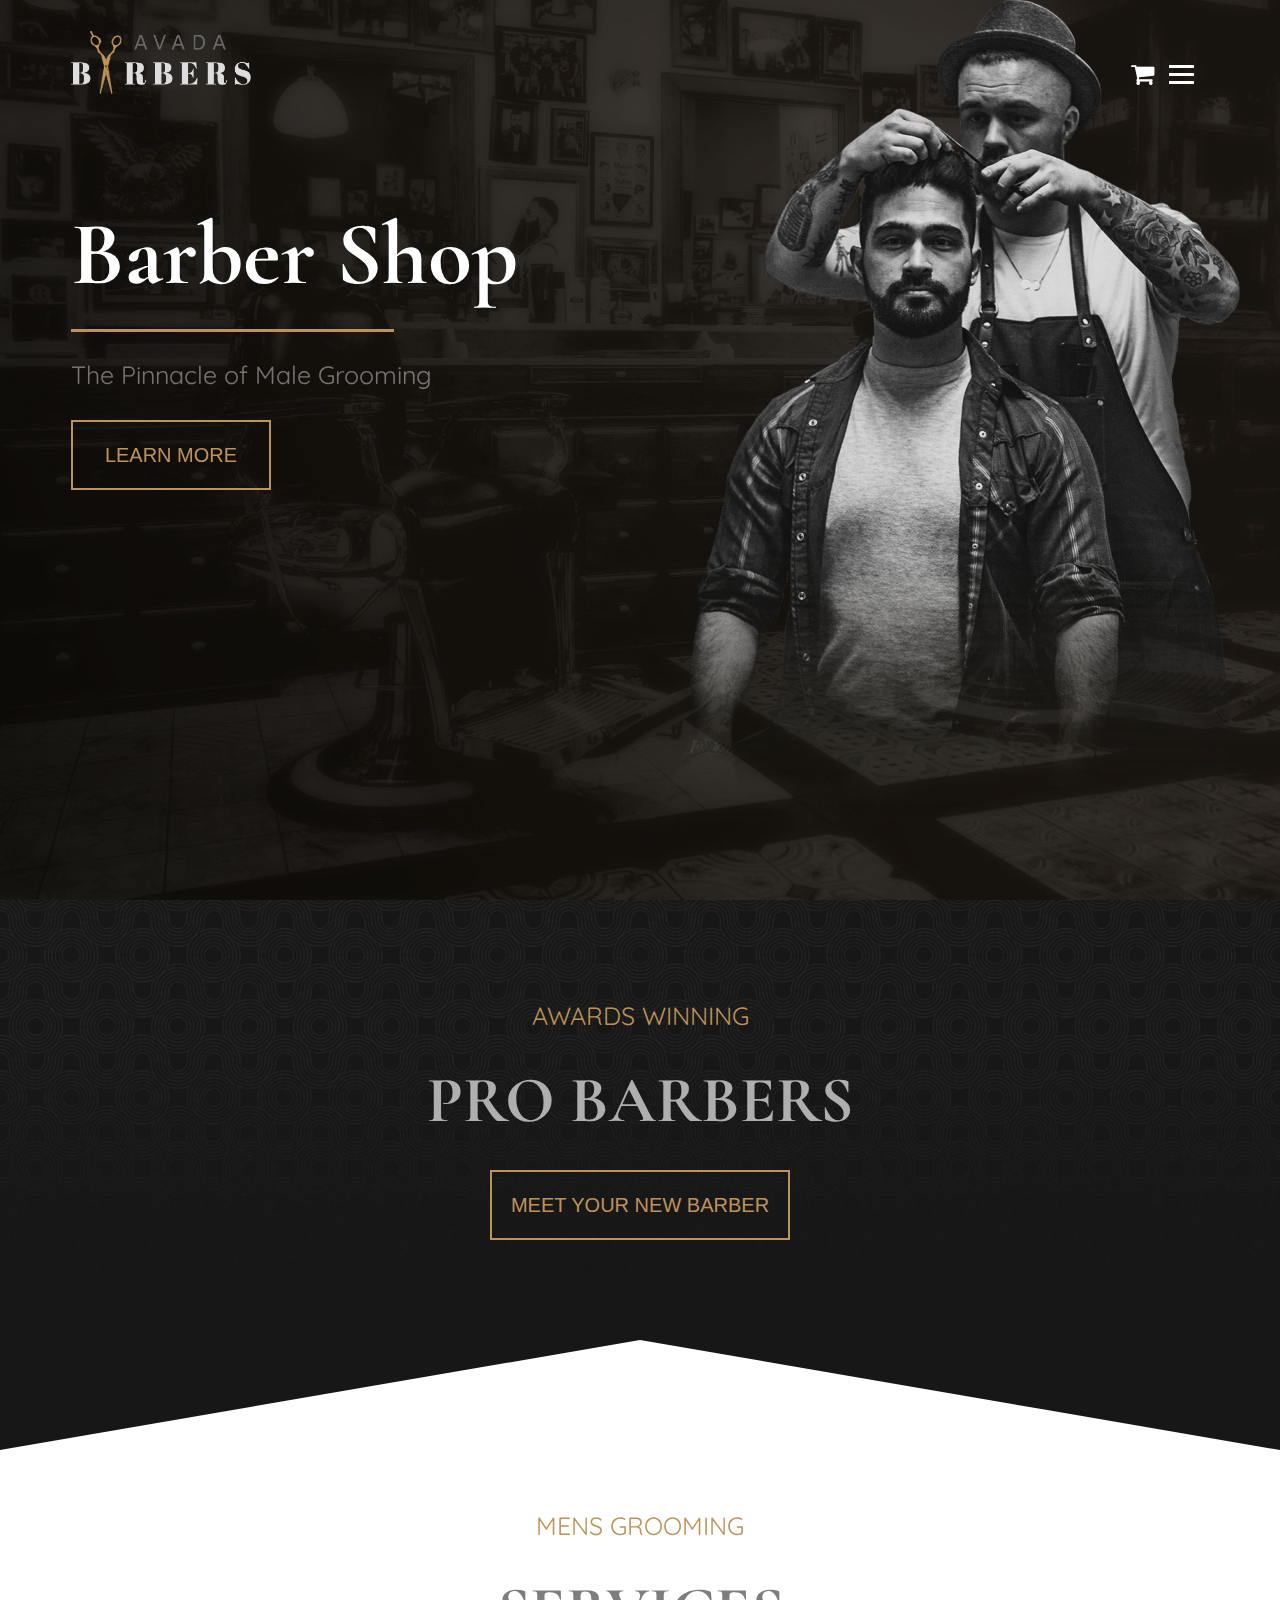
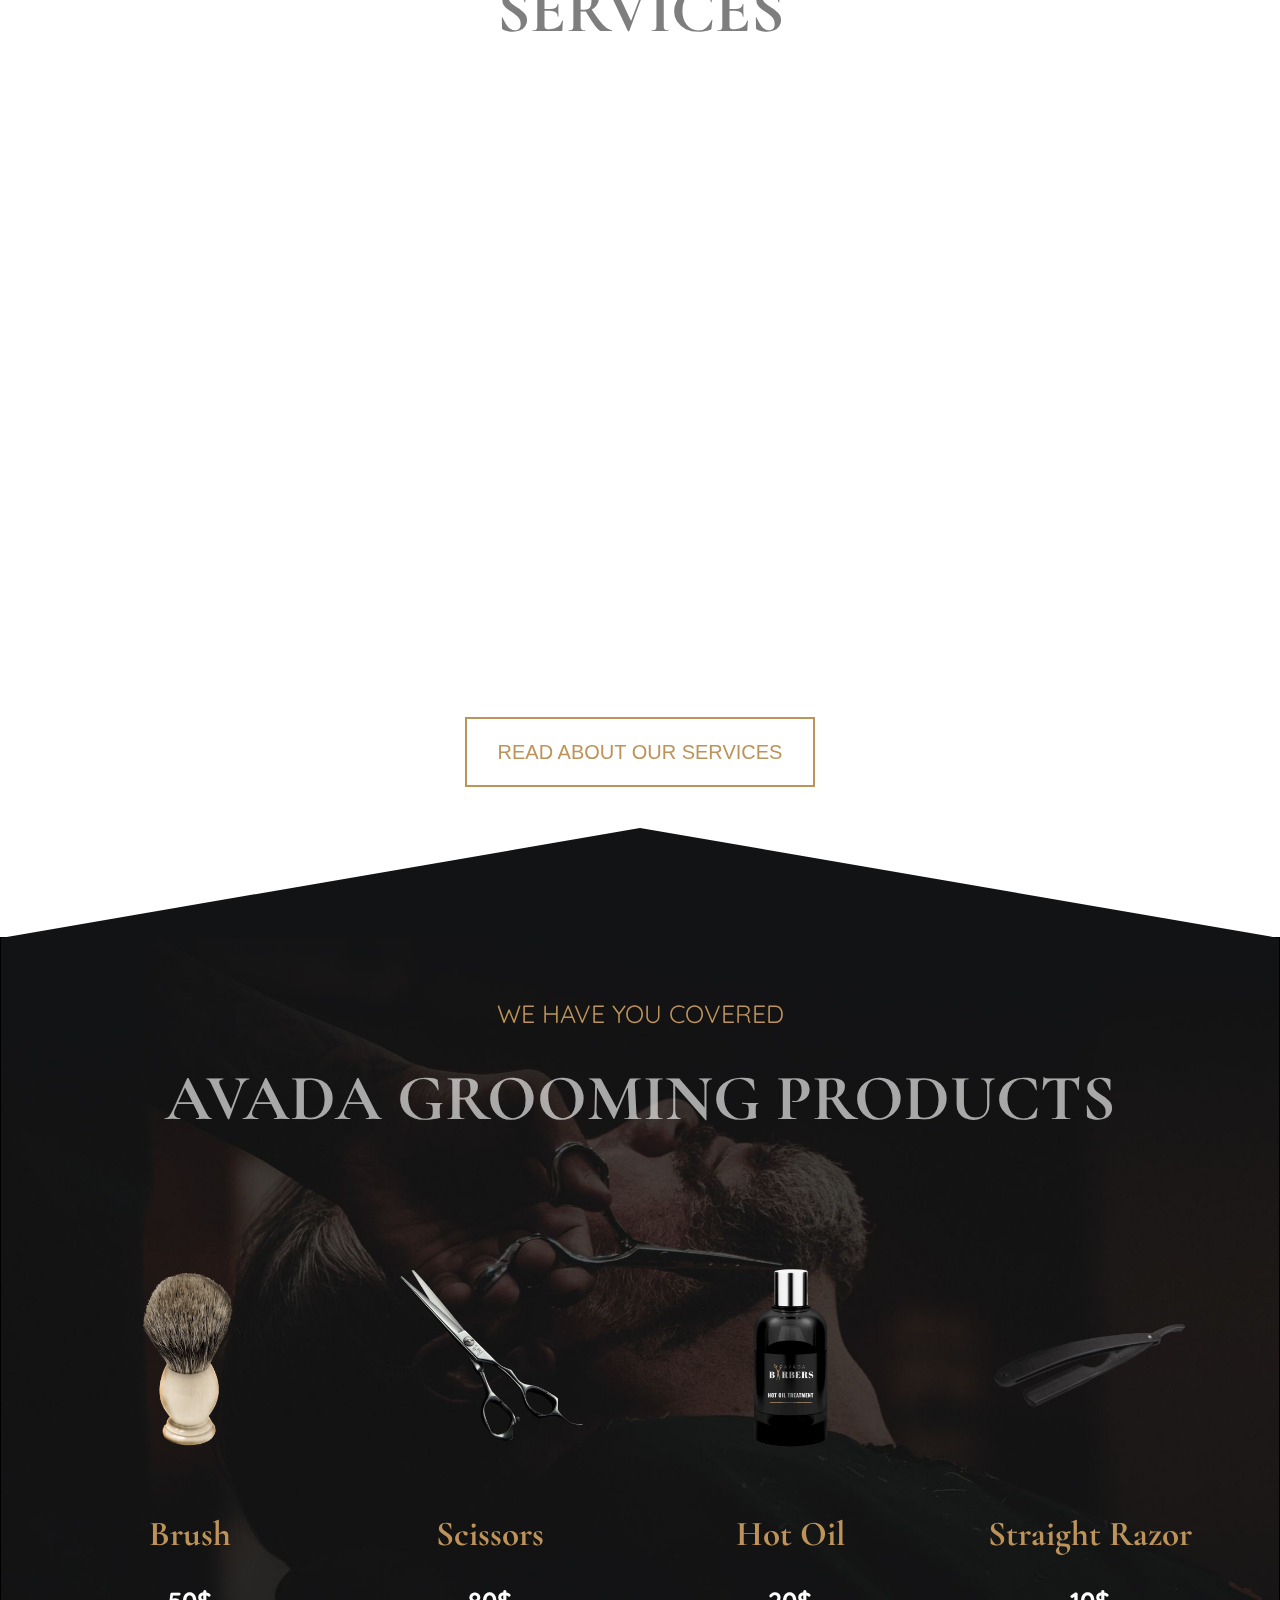
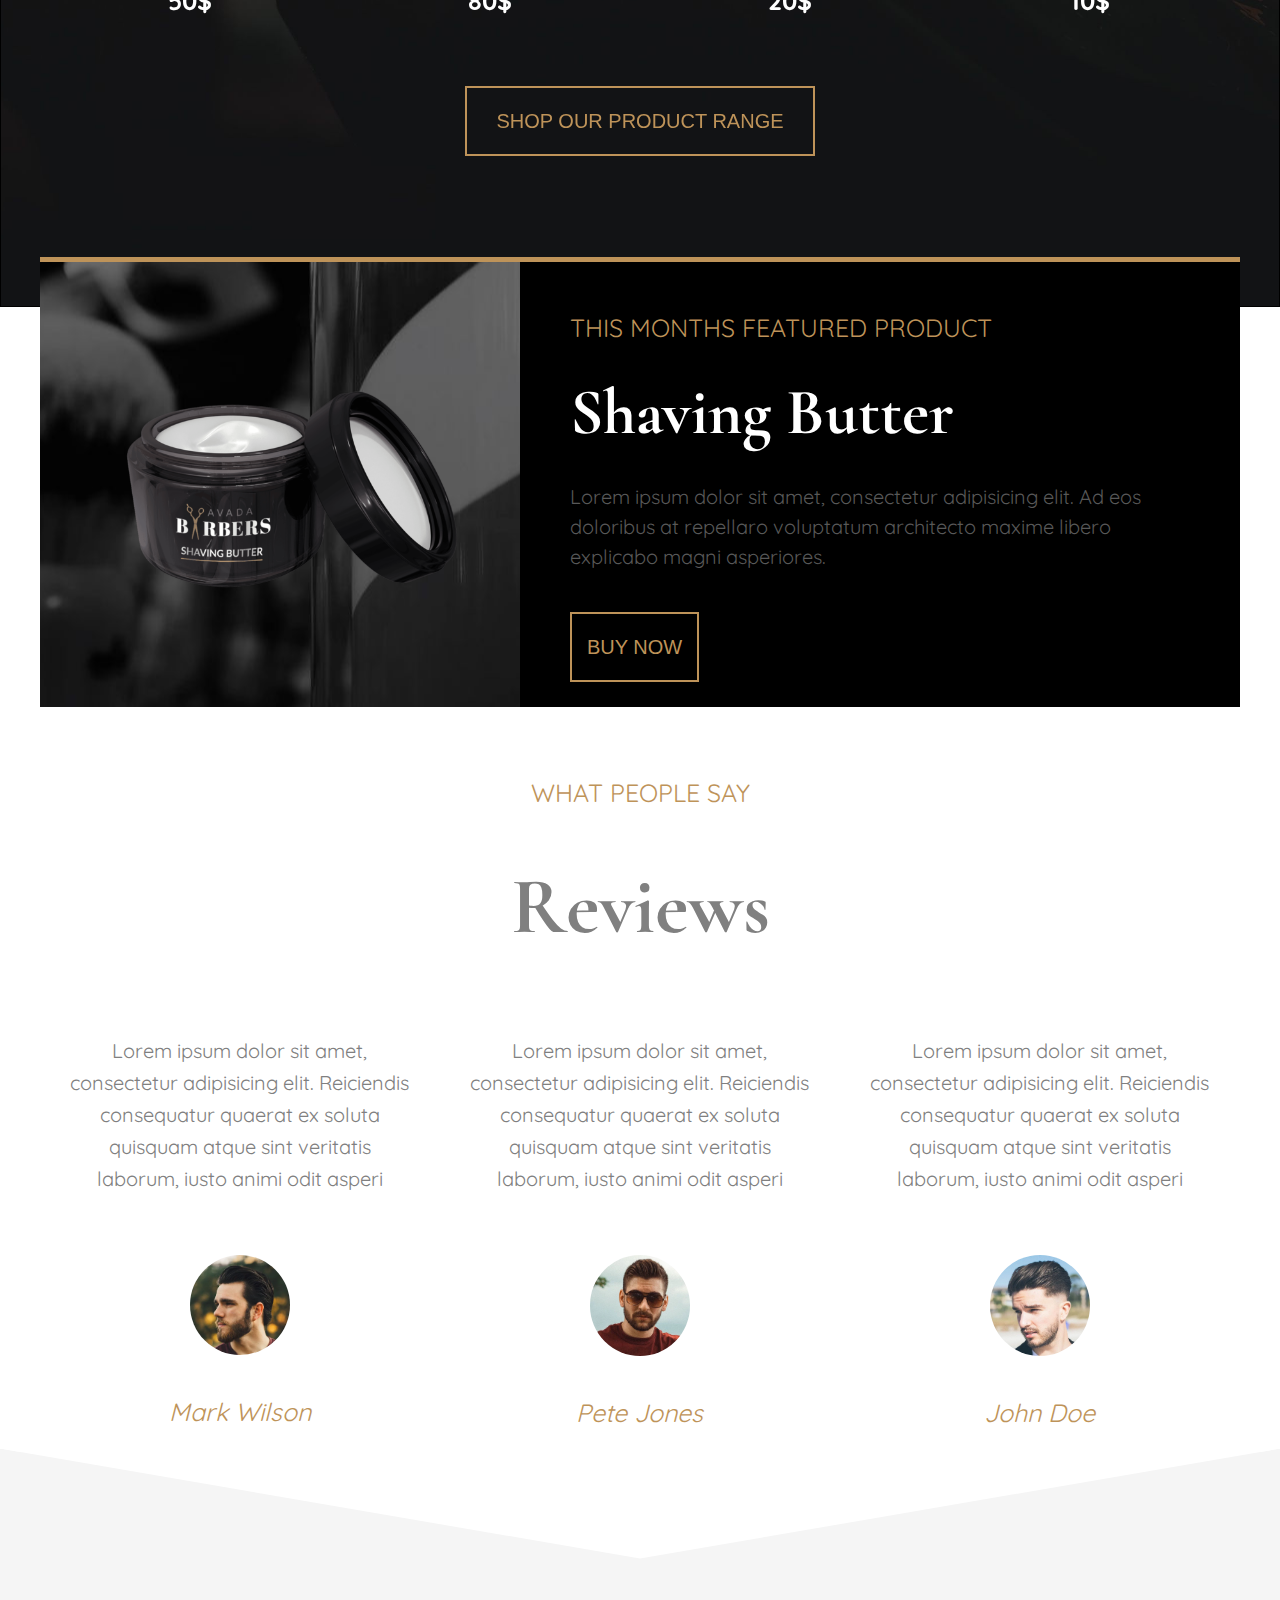
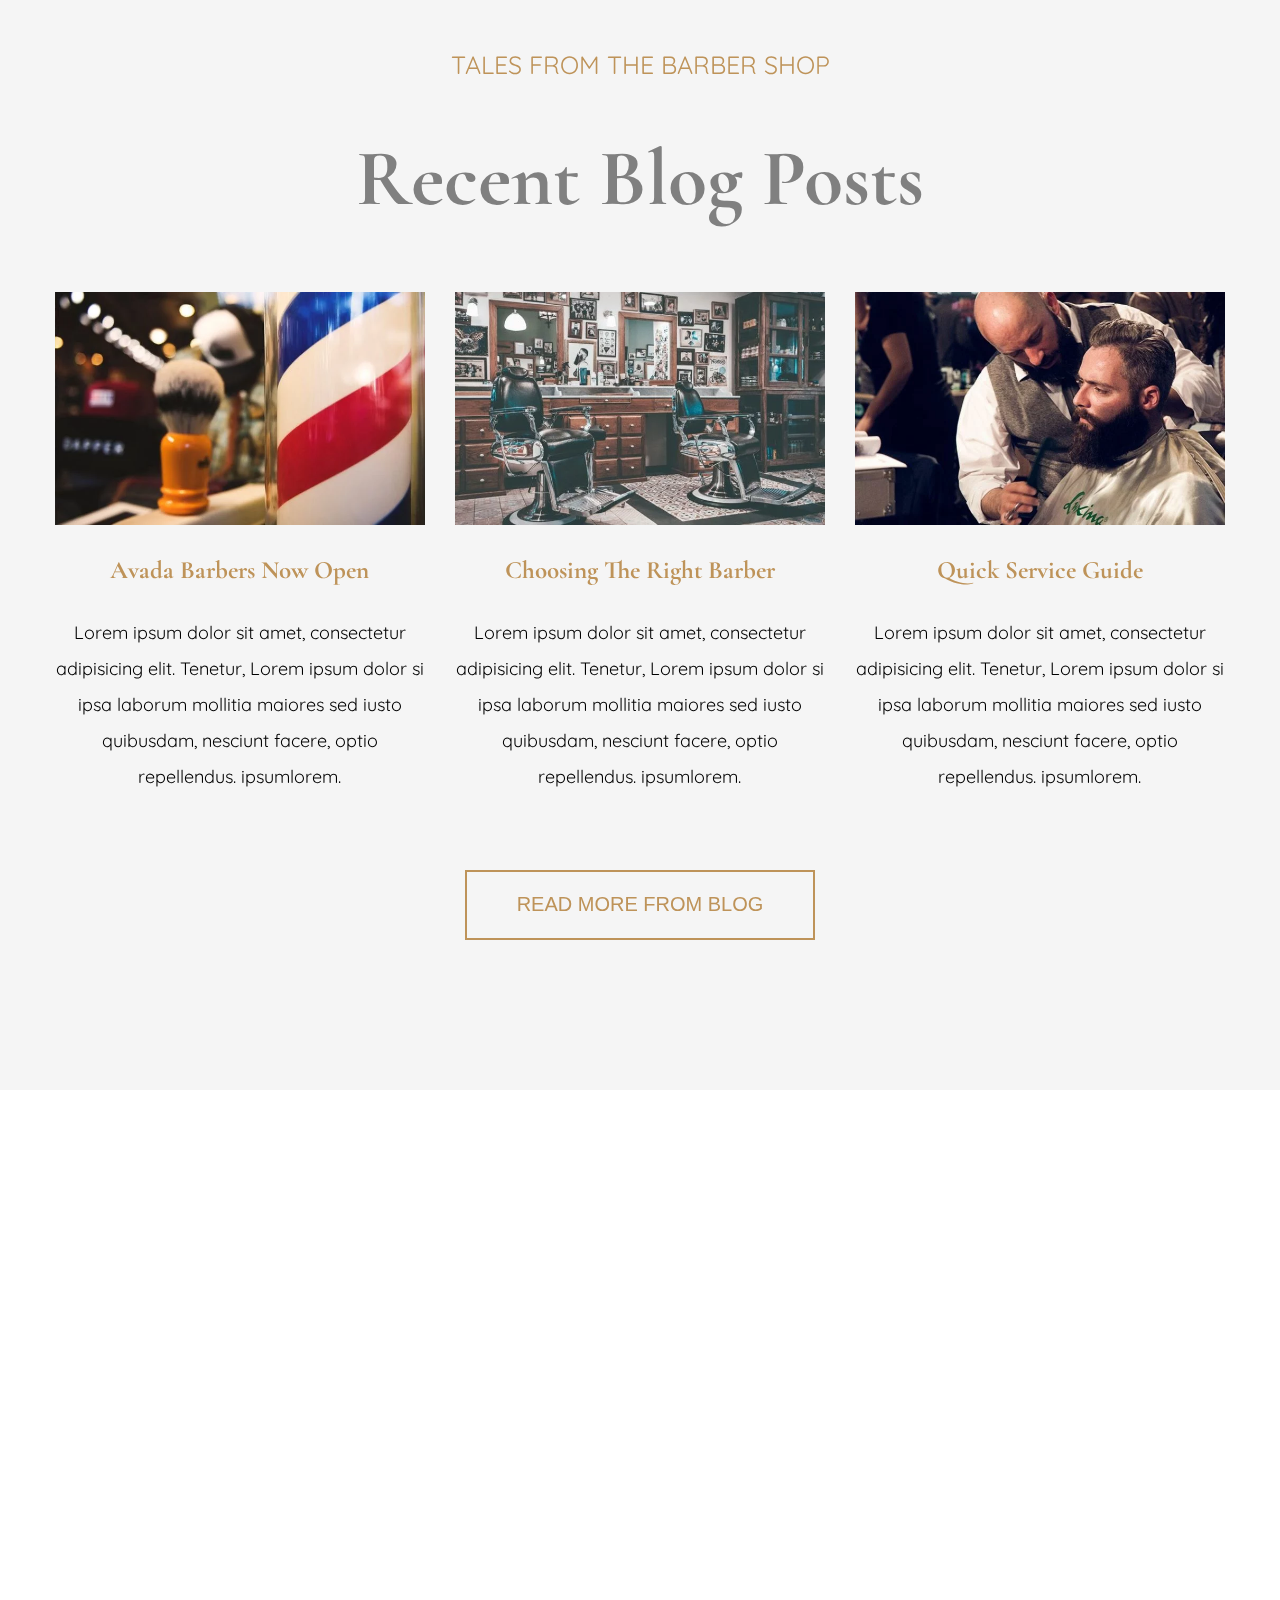
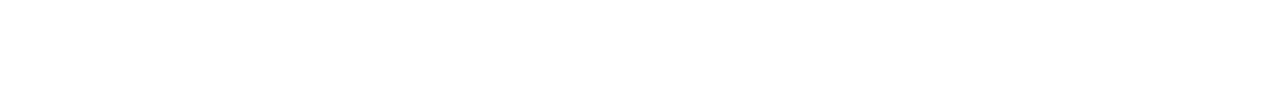
<file: index.html>
<!DOCTYPE html>
<html lang="en">

<head>

    <meta charset="UTF-8" />

    <meta http-equiv="X-UA-Compatible" content="ie=edge" />
    <title>index</title>
    <meta name="viewport" content="width=device-width, initial-scale=1.0" />
    <link rel="stylesheet" href="css/styles.css">
    <link rel="stylesheet" href="https://stackpath.bootstrapcdn.com/font-awesome/4.7.0/css/font-awesome.min.css" />
    <link rel="preconnect" href="https://fonts.gstatic.com">
    <link href="https://fonts.googleapis.com/css2?family=Bitter:wght@300&family=Catamaran:wght@200&family=Cormorant+Garamond&family=Crimson+Text&family=Lora&family=Martel:wght@200&family=Playfair+Display&family=Questrial&family=Source+Serif+Pro:wght@300&display=swap" rel="stylesheet">
    <link rel="preconnect" href="https://fonts.gstatic.com">
    <link href="https://fonts.googleapis.com/css2?family=Quicksand:wght@300;400&display=swap" rel="stylesheet">
</head>

<body>
    <!-- header section starts here -->

    <header class="container-fluid header">



        <nav class="navigation">

            <ul>
            
            
                <li><a href="#">Home</a></li>
                <li><a href="#" target="_blank">About Us</a></li>
                <li><a href="#" target="_blank">Blog</a></li>
                <li><a href="#" target="_blank">Services</a></li>
                <li><a href="#" target="_blank">Shop</a></li>
                <li><a href="#" target="_blank">Products</a></li>
                <li><a href="#">Contact Us</a></li>
            
            
            </ul>
            
        </nav>

        <div class="container header-inside">


            <div class="left-part">
                <div class="logo-wrapper">
                    <a href="#">
                        <img src="images/logo.png">
                    </a>
                </div>
            </div>



             <div class="icon-wrapper">

                    <div class="shopping-cart">
                   <a href=""><i class="fa fa-shopping-cart"></i></a>
                    </div>

                    <div class="menu-toggler">

                        <span></span>
                        <span></span>
                        <span></span>

                    </div>
                    </div>
                
                </div>

    </header>

    <div class="main">


        <!-- hero section starts here -->


        <div class="hero-section container-fluid">

            <div class="container">
                <div class="hero-content">

                    <h1>Barber Shop</h1>
                    <p>The Pinnacle of Male Grooming</p>
                    <button>LEARN MORE</button>

                </div>

                <div class="hero-img">

                    <img src="images/hero-barber.png">
                </div>



            </div>
        </div>


        <!--awards section starts here -->

        <section class="container-fluid awards">

            <div class="container inner-awards">
                <p>AWARDS WINNING </p>
                <h3>PRO BARBERS</h3>
                <button>MEET YOUR NEW BARBER</button>

            </div>

        </section>


        <!-- our services section starts here -->

        <section class="container-fluid services">

            <div class="container services-titles">

                <p>MENS GROOMING </p>
                <h4>SERVICES</h4>

            </div>

            <div class="container">

                <div class="service-boxes">
                    <img src="images/service1.png">
                    <h5>Trim & Cut </h5>
                    <p>Lorem ipsum dolor sit amet, consectetur adipisicing elit. Tenetur, Lorem ipsum dolor si ipsa laborum mollitia maiores sed iusto quibusdam, nesciunt facere, optio repellendus. ipsumlorem.</p>
                </div>

                <div class="service-boxes">
                    <img src="images/service2.png">
                    <h5>Wash & Dry </h5>
                    <p>Lorem ipsum dolor sit amet, consectetur adipisicing elit. Tenetur, Lorem ipsum dolor si ipsa laborum mollitia maiores sed iusto quibusdam, nesciunt facere, optio repellendus. ipsumlorem.</p>
                </div>

                <div class="service-boxes">
                    <img src="images/service3.png">
                    <h5>Beard Tidy </h5>
                    <p>Lorem ipsum dolor sit amet, consectetur adipisicing elit. Tenetur, Lorem ipsum dolor si ipsa laborum mollitia maiores sed iusto quibusdam, nesciunt facere, optio repellendus. ipsumlorem.</p>
                </div>

            </div>

            <div class="read-about-services"> <button>READ ABOUT OUR SERVICES </button></div>

        </section>


        <!-- our products section starts here -->



        <section class="container-fluid products">

            <div class="container products-titles">

                <p>WE HAVE YOU COVERED </p>
                <h4>AVADA GROOMING PRODUCTS</h4>

            </div>

            <div class="container">

                <div class="product-boxes">
                    <img src="images/product1.webp">
                    <h5>Brush</h5>
                    <p>50$</p>
                </div>

                <div class="product-boxes">
                    <img src="images/product2.webp">
                    <h5>Scissors</h5>
                    <p>80$</p>
                </div>

                <div class="product-boxes">
                    <img src="images/product3.webp">
                    <h5>Hot Oil</h5>
                    <p>20$</p>
                </div>

                <div class="product-boxes">
                    <img src="images/product4.webp">
                    <h5>Straight Razor</h5>
                    <p> 10$ </p>
                </div>
            </div>

            <div class="read-about-services"> <button>SHOP OUR PRODUCT RANGE </button></div>

        </section>


        <!-- month-featured-product section starts here -->


        <section class="container-fluid month-featured-main">

            <div class="container month-featured">


                <div class="month-left">

                    <img src="images/month-product.webp">

                </div>


                <div class="featured-right-content">
                    <p>THIS MONTHS FEATURED PRODUCT </p>
                    <h4>Shaving Butter</h4>
                    <p class="featured-paragraph">Lorem ipsum dolor sit amet, consectetur adipisicing elit. Ad eos doloribus at repellaro voluptatum architecto maxime libero explicabo magni asperiores.</p>
                    <button>BUY NOW</button>
                </div>
            </div>


        </section>


        <!-- feedbacks section starts here -->

        <section class="container-fluid feedbacks">


            <div class="feedback_titles">
                <p>WHAT PEOPLE SAY</p>
                <h4>Reviews</h4>
            </div>


            <div class="container feedback-boxes-wrapper">
                <div class="feedback_boxes">

                    <p>Lorem ipsum dolor sit amet, consectetur adipisicing elit. Reiciendis consequatur quaerat ex soluta quisquam atque sint veritatis laborum, iusto animi odit asperi</p>
                    <img src="images/reviews1.webp">
                    <p class="people-names">Mark Wilson</p>
                </div>
                <div class="feedback_boxes">

                    <p>Lorem ipsum dolor sit amet, consectetur adipisicing elit. Reiciendis consequatur quaerat ex soluta quisquam atque sint veritatis laborum, iusto animi odit asperi</p>
                    <img src="images/reviews2.webp">
                    <p class="people-names">Pete Jones</p>
                </div>
                <div class="feedback_boxes">

                    <p>Lorem ipsum dolor sit amet, consectetur adipisicing elit. Reiciendis consequatur quaerat ex soluta quisquam atque sint veritatis laborum, iusto animi odit asperi</p>
                    <img src="images/reviews3.webp">
                    <p class="people-names">John Doe</p>
                </div>


            </div>
        </section>


        <!-- index-blog section starts here -->



        <section class="container-fluid index-blog">

            <div class="container index-blog-titles">

                <p>TALES FROM THE BARBER SHOP </p>
                <h4>Recent Blog Posts</h4>

            </div>

            <div class="container">

                <div class="index-blog-box">
                    <div class="blog-img"> <img src="images/blog1.webp"></div>
                    <h5>Avada Barbers Now Open </h5>
                    <p>Lorem ipsum dolor sit amet, consectetur adipisicing elit. Tenetur, Lorem ipsum dolor si ipsa laborum mollitia maiores sed iusto quibusdam, nesciunt facere, optio repellendus. ipsumlorem.</p>
                </div>

                <div class="index-blog-box">
                    <div class="blog-img"> <img src="images/blog2.webp"></div>
                    <h5>Choosing The Right Barber</h5>
                    <p>Lorem ipsum dolor sit amet, consectetur adipisicing elit. Tenetur, Lorem ipsum dolor si ipsa laborum mollitia maiores sed iusto quibusdam, nesciunt facere, optio repellendus. ipsumlorem.</p>
                </div>

                <div class="index-blog-box">
                    <div class="blog-img"> <img src="images/blog3.webp"></div>
                    <h5>Quick Service Guide </h5>
                    <p>Lorem ipsum dolor sit amet, consectetur adipisicing elit. Tenetur, Lorem ipsum dolor si ipsa laborum mollitia maiores sed iusto quibusdam, nesciunt facere, optio repellendus. ipsumlorem.</p>
                </div>

            </div>

            <div class="read-about-services"> <button> READ MORE FROM BLOG </button></div>

        </section>

    </div>



    <!-- footer section starts here -->

    <footer class="container-fluid footer">


        <div class="container footer-top">

            <div class="footer-box">
                <img src="images/footer1.webp">
                <button>SHOP OUR RANGE NOW</button>
            </div>
            <div class="footer-box">

                <img src="images/logo.png" alt="">
                <p class="bigscreen-adress">
                    Avada Barbers <br>
                    123 New York Street<br>
                    New York City <br>
                    <a href="mailto:webmaster@example.com">info@yourwebsite.com</a><br>

                    +1 (555) 555-1212
                </p>

                <p class="smallscreen-adress">
                    Avada Barbers, 123 New York Street, New York City <br>
                    <a href="mailto:webmaster@example.com">info@yourwebsite.com</a><br>
                    +1 (555) 555-1212
                </p>
                <span>FOLLOW US</span>

                <div class="footer-social-media">


                    <ul>



                        <li> <a href=""> <i class="fa fa-telegram"></i></a></li>
                        <li> <a href=""> <i class="fa fa-instagram"></i></a></li>
                        <li> <a href=""> <i class="fa fa-twitter"></i></a></li>
                        <li> <a href=""> <i class="fa fa-facebook"></i></a></li>
                        <li> <a href=""> <i class="fa fa-whatsapp"></i></a></li>
                    </ul>
                </div>
            </div>




            <div class="footer-box">
                <img src="images/footer2.webp">
                <button>SHOP OUR RANGE NOW</button>
            </div>

        </div>



        <div class="container-fluid footer-down">
            <p>© Designed By <a href="https://avada.theme-fusion.com/barber-shop/
                "> Avada Theme </a> | ThemeFusion
                 © ReCoded By <a href="www.linkedin.com/in/elnazesmen
                 "> ElnazHmd </a> All Rights Reserved.</p>
        </div>




    </footer>

    <!-- JS -->
    <script src="js/jquery3.js"></script>
    <script src="js/my-js.js"></script>
</body></html>
</file>
<file: css/styles.css>
*,
*::after,
*::before {
  margin: 0;
  padding: 0;
  box-sizing: border-box;
}

html,
body {
  font-family: "Cormorant Garamond", serif;
}

p,
ul,
li,
figcaption,
span,
a,
address {
  font-family: "Quicksand", sans-serif;
}

a {
  text-decoration: none;
  color: white;
}

ul,
li {
  list-style: none;
}

.container-fluid {
  width: 100%;
  margin: 0 auto;
}

.container-fluid::after {
  content: "";
  clear: both;
  display: block;
}

.container {
  max-width: 1200px;
  width: 100%;
  margin: 0 auto;
}

.container::after {
  content: "";
  clear: both;
  display: block;
}

.header {
  position: fixed;
  top: 0;
  left: 0;
  background: transparent;
  transition: 1s;
  z-index: 100;
  transition: 0.5s;
  height: auto;
}

.header-inside {
  padding: 31px 31px;
  transition: 0.5s;
  position: relative;
  top: 0;
  left: 0;
  z-index: 101;
}

/* when header scrolls*/

.header-scroll {
  background: rgba(0, 0, 0, 0.7);
  transition: 0.5s;
}
.header-inside-scroll {
  padding: 0px 31px;
  transition: 0.5s;
}
.header-inside-scroll .logo-wrapper > a {
  width: 150px;
  transition: 1s;
}
.header-inside-scroll .logo-wrapper {
  padding: 20px 0;
}

.left-part {
  float: left;
}

.logo-wrapper {
  float: left;
}

.logo-wrapper > a {
  width: 180px;
  display: block;
}

.logo-wrapper > a > img {
  width: 100%;
  display: block;
}

.icon-wrapper {
  font-size: 25px;
  color: white;
  padding: 15px;
  float: right;
}

.icon-wrapper .shopping-cart {
  padding: 15px;
  color: white;
  float: left;
}

.shopping-cart > a > i {
  transform: translateY(-3px);
  position: relative;
}
.shopping-cart:hover > a > i {
  color: rgb(190, 147, 89);
  transition: 0.5s;
}

.menu-toggler {
  width: 25px;
  height: 25px;
  float: left;
  transform: translate(0, 19px);
  cursor: pointer;
}
.menu-toggler > span {
  display: block;
  width: 100%;
  height: 3px;
  background: white;
}
.menu-toggler:hover > span {
  background: rgb(190, 147, 89);
  transition: 0.5s;
}

.menu-toggler > span:nth-child(2) {
  margin: 5px 0;
}

/* menu toggler close */

.menu-toggler-close > span:nth-child(1) {
  transform: translate(0, 8px) rotate(45deg);
}
.menu-toggler-close > span:nth-child(2) {
  transform: scale(0);
}
.menu-toggler-close > span:nth-child(3) {
  transform: translate(0, -8px) rotate(-45deg);
}

/* header ends here */

/*start of menu nav page */

.navigation {
  position: fixed;
  left: 0;
  top: 0;
  width: 100%;
  height: 100%;
  background: rgba(0, 0, 0, 0.863);
  font-size: 30px;
  z-index: 100;
  display: none;
}

.navigation > ul {
  position: absolute;
  top: 50%;
  left: 50%;
  transform: translate(-50%, -50%);
  text-align: center;
  margin-top: 50px;
}

.navigation > ul > li {
  margin-bottom: 40px;
}

.navigation > ul > li:hover a {
  color: rgb(190, 147, 89);
  transition: 0.3s;
}

/* start of hero section */

.hero-section {
  height: 100vh;
  background: black url("../images/hero-section.jpg") no-repeat top center;
  background-size: cover;
}

.hero-content {
  padding: 31px 31px;
  padding-top: 200px;
  width: 50%;
  float: left;
  display: block;
  animation: hero-animation-left 0.5s 0.5s forwards 1;
}

.hero-content > h1 {
  font-size: 90px;
  color: white;
  padding-bottom: 20px;
}

.hero-content > p {
  font-size: 25px;
  color: rgba(255, 255, 255, 0.42);
  padding: 30px 0;
  position: relative;
}

.hero-content > p::after {
  content: "";
  position: absolute;
  width: 60%;
  height: 3px;
  background-color: rgb(190, 147, 89);
  top: 0;
  left: 0;
}

.hero-content > button {
  padding: 15px;
  color: rgb(190, 147, 89);
  border: 2px solid rgb(190, 147, 89);
  background: transparent;
  cursor: pointer;
  width: 200px;
  height: 70px;
  font-size: 20px;
  transition: 0.5s;
}

.hero-content > button:hover {
  color: rgba(190, 147, 89, 0.52);
  border: 2px solid rgba(190, 147, 89, 0.49);
}

.hero-img {
  float: left;
  width: 50%;
  height: 100vh;
  animation: hero-animation-right 0.5s 0.5s forwards 1;
}

.hero-img > img {
  width: 100%;
  height: auto;
}
/* hero animation styles starts here */

@keyframes hero-animation-left {
  from {
    transform: translate(-150px, 0);
    opacity: 0;
  }

  to {
    transform: translate(0px, 0);
    opacity: 1;
  }
}

@keyframes hero-animation-right {
  from {
    transform: translate(150px, 0);
    opacity: 0;
  }

  to {
    transform: translate(0px, 0);
    opacity: 1;
  }
}
/* hero content styles end here */

.awards {
  background: url(../images/awards.webp) no-repeat top center;
  background-size: cover;
  position: relative;
}

.awards::after {
  content: "";
  width: 100%;
  height: 110px;
  position: absolute;
  bottom: 0;
  left: 0;
  background: white;
  clip-path: polygon(0 100%, 50% 0, 100% 100%);
}

.inner-awards {
  color: white;
  text-align: center;
  padding-top: 100px;
  padding-bottom: 210px;
}

.inner-awards > h3 {
  font-size: 65px;
  padding: 30px 0;
  color: rgba(255, 255, 255, 0.65);
}

.inner-awards > p {
  color: rgb(190, 147, 89);
  font-size: 25px;
}

.inner-awards > button {
  padding: 15px 0;
  color: rgb(190, 147, 89);
  border: 2px solid rgb(190, 147, 89);
  background: transparent;
  cursor: pointer;
  width: 300px;
  height: 70px;
  font-size: 20px;
  transition: 0.5s;
}

.inner-awards > button:hover {
  padding: 15px 0;
  color: rgba(190, 147, 89, 0.42);
  border: 2px solid rgba(190, 147, 89, 0.42);
  background: transparent;
  cursor: pointer;
  width: 300px;
  height: 70px;
  font-size: 20px;
  transition: 0.5s;
}

.services {
  width: 100%;
  background: white;
}

.services-titles {
  text-align: center;
  padding: 60px 60px;
}

.services-titles > p {
  color: rgb(190, 147, 89);
  font-size: 25px;
}

.services-titles > h4 {
  font-size: 65px;
  padding: 30px 0;
  color: rgba(51, 51, 51, 0.63);
  text-align: center;
}

.service-boxes {
  width: 33.33%;
  height: auto;
  padding: 30px;
  float: left;
  text-align: center;
  opacity: 0;
}

.service-boxes.animation-top {
  animation: top 0.5s 0.2s forwards 1;
}
.service-boxes:nth-child(2).animation-top {
  animation: top 0.5s 0.3s forwards 1;
}
.service-boxes:nth-child(3).animation-top {
  animation: top 0.5s 0.4s forwards 1;
}

@keyframes top {
  from {
    opacity: 0;
    transform: translate(0, -90px);
  }
  to {
    opacity: 1;
    transform: translate(0, 0px);
  }
}

.service-boxes > img {
  height: 150px;
  margin: 20px;
}

.service-boxes > h5 {
  font-size: 35px;
  color: rgb(190, 147, 89);
  margin: 20px;
}

.service-boxes > p {
  font-size: 18px;
  line-height: 2em;
}

.read-about-services {
  text-align: center;
  padding-top: 60px;
  padding-bottom: 150px;
  position: relative;
}

.read-about-services > button {
  padding: 15px;
  color: rgb(190, 147, 89);
  border: 2px solid rgb(190, 147, 89);
  background: transparent;
  cursor: pointer;
  width: 350px;
  height: 70px;
  font-size: 20px;
  transition: 0.5s;
  text-align: center;
}

.read-about-services > button:hover {
  padding: 15px;
  color: rgba(190, 147, 89, 0.42);
  border: 2px solid rgba(190, 147, 89, 0.42);
  background: transparent;
  cursor: pointer;
  width: 350px;
  height: 70px;
  font-size: 20px;
  transition: 0.5s;
  text-align: center;
}

/* start of products styles */

.products {
  min-height: 300px;
  background-color: rgba(51, 51, 51, 0.9);
  width: 100%;
  background: rgba(0, 0, 0, 0.71) url(../images/productbg.jpg) no-repeat top
    center;
  border: 1px solid black;
  background-size: cover;
  position: relative;
}

.products::after {
  content: "";
  width: 100%;
  height: 110px;
  position: absolute;
  bottom: 100%;
  left: 0;
  background: url(../images/productbg.jpg) bottom;
  clip-path: polygon(0 100%, 50% 0, 100% 100%);
  display: inline-block;
}

.products-titles {
  text-align: center;
  padding: 60px 60px;
}

.products-titles > p {
  color: rgb(190, 147, 89);
  font-size: 25px;
}

.products-titles > h4 {
  font-size: 65px;
  padding: 30px 0;
  color: rgba(255, 255, 255, 0.63);
}

.product-boxes {
  width: 25%;
  height: auto;
  float: left;
  text-align: center;
}

.product-boxes > img {
  max-height: 220px;
  margin: 20px;
  cursor: pointer;
}

.product-boxes > h5 {
  font-size: 35px;
  color: rgb(190, 147, 89);
  margin: 20px;
}

.product-boxes > p {
  font-size: 25px;
  font-weight: bold;
  color: white;
  padding: 10px;
}

/* start of featured products styles */
.month-featured-main {
  background: white;
}

.month-featured {
  height: 450px;
  border-top: 5px solid rgb(190, 147, 89);
  transform: translate(0, -50px);
  background: black;
}

.month-left {
  width: 40%;
  height: 100%;
  display: block;
  float: left !important;
  background: url(../images/month-product-bg.jpg) no-repeat center center;
  display: flex;
  justify-content: center;
}

.month-left > img {
  width: 80%;
  height: auto;
  display: block;
  float: left;
  align-self: center;
}

.featured-right-content {
  width: 60%;
  height: 100%;
  text-align: left;
  padding: 50px;
  float: left !important;
}

.featured-right-content > p {
  color: rgb(190, 147, 89);
  font-size: 25px;
}

.featured-right-content > h4 {
  font-size: 65px;
  padding: 30px 0;
  color: white;
}

.featured-right-content > button {
  padding: 15px;
  color: rgb(190, 147, 89);
  border: 2px solid rgb(190, 147, 89);
  background: transparent;
  cursor: pointer;
  width: auto;
  height: 70px;
  font-size: 20px;
  transition: 0.5s;
  text-align: center;
}

.featured-right-content > button:hover {
  padding: 15px;
  color: rgba(190, 147, 89, 0.42);
  border: 2px solid rgba(190, 147, 89, 0.42);
  background: transparent;
  cursor: pointer;
  width: auto;
  height: 70px;
  font-size: 20px;
  transition: 0.5s;
  text-align: center;
}

p.featured-paragraph {
  font-size: 20px;
  color: rgba(128, 128, 128, 0.69);
  line-height: 1.5em;
  padding-bottom: 40px;
}

/* start of reviews styles */

.feedbacks {
  background: white;
  text-align: center;
  position: relative;
  padding: 20px 0;
}

.feedbacks::after {
  content: "";
  width: 100%;
  height: 110px;
  position: absolute;
  top: 100%;
  left: 0;
  background: white;
  clip-path: polygon(50% 100%, 0 0, 100% 0);
  border-top: 3px solid white;
}

.feedback_titles > p {
  color: rgb(190, 147, 89);
  font-size: 25px;
}

.feedback_titles > h4 {
  font-size: 80px;
  padding: 50px 0;
  color: gray;
}

.feedback_boxes {
  width: 33.333%;
  float: left;
  line-height: 2em;
}

.feedback_boxes > img {
  width: 100px;
  height: auto;
  border-radius: 50%;
  margin: 30px;
}

.feedback_boxes > p {
  color: gray;
  font-size: 20px;
  margin: 30px;
}

.feedback_boxes > p.people-names {
  font-size: 25px;
  color: rgb(190, 147, 89);
  font-style: italic;
  margin: 0;
}

.feedbacks > button {
  padding: 15px;
  color: rgb(190, 147, 89);
  border: 2px solid rgb(190, 147, 89);
  background: transparent;
  cursor: pointer;
  width: auto;
  height: 70px;
  font-size: 20px;
  transition: 0.5s;
  margin: 70px;
}

.feedbacks > button:hover {
  color: rgba(190, 147, 89, 0.52);
  border: 2px solid rgba(190, 147, 89, 0.49);
}

/* start of index-blog styles */

.index-blog {
  background: #f5f5f5;
  padding-top: 200px;
  text-align: center;
}

.index-blog-titles > p {
  color: rgb(190, 147, 89);
  font-size: 25px;
}

.index-blog-titles > h4 {
  font-size: 80px;
  padding: 50px 0;
  color: gray;
}

.index-blog-box {
  width: 33.33%;
  height: auto;
  min-height: 500px;
  float: left;
  text-align: center;
  overflow: hidden;
  padding: 15px;
}

.blog-img {
  overflow: hidden;
  padding: 0;
  cursor: pointer;
}

.blog-img > img {
  width: 100%;
  height: auto;
  overflow: hidden;
  display: block;
  transition: 0.5s;
  filter: opacity(1);
}

.blog-img > img:hover {
  transform: scale(1.1);
  transition: 0.5s;
  filter: opacity(0.85);
}

.index-blog-box > h5 {
  font-size: 25px;
  color: rgb(190, 147, 89);
  display: inline-block;
  padding: 30px;
}

.index-blog-box > p {
  font-size: 18px;
  line-height: 2em;
}

/* start of main styles */

.main {
  margin-bottom: 600px;
  z-index: 2;
}

/* start of footer styles */

.footer {
  height: auto;
  background: #121212;
  padding-top: 25px;
  position: fixed;
  bottom: 0;
  left: 0;
  z-index: -2;
}

.footer-top {
  text-align: center;
}

.footer-down {
  color: rgba(255, 255, 255, 0.47);
  text-align: center;
  font-size: 20px;
  background: rgb(23, 23, 23);
  padding: 60px;
}

.footer-box {
  float: left;
  padding: 30px;
  display: block;
  width: 33.3%;
  min-height: 300px;
}

.footer-box > button {
  padding: 15px;
  color: rgb(190, 147, 89);
  border: 2px solid rgb(190, 147, 89);
  background: transparent;
  cursor: pointer;
  width: auto;
  height: auto;
  font-size: 17px;
  transition: 0.5s;
  text-align: center;
}

.footer-box > button:hover {
  color: rgba(190, 147, 89, 0.52);
  border: 2px solid rgba(190, 147, 89, 0.49);
}

.footer-box > img {
  width: 100%;
  display: block;
  width: 350px;
}

.footer-box:nth-child(2) > img {
  width: 100%;
  display: block;
  width: 150px;
  margin: 0 auto;
}

.footer-box:nth-child(2) > p {
  padding-top: 20px;
  line-height: 2em;
  font-size: 20px;
  color: rgba(255, 255, 255, 0.6);
}

.footer-box > span {
  text-align: center;
  font-size: 17px;
  color: rgb(190, 147, 89);
  padding: 30px;
  display: block;
}

.footer-social-media {
  width: 100%;
  float: left;
  display: block;
}

.footer-social-media > ul {
  width: 100%;
  display: block;
  max-width: 130px;
  margin: 0 auto;
}

.footer-social-media > ul > li {
  width: 20%;
  float: left;
}

.footer-social-media a {
  color: rgba(255, 255, 255, 0.49);
  transition: 0.5s;
}

.footer-social-media a:hover {
  color: white;
}

.smallscreen-adress {
  display: none;
}

.smallscreen-adress > a,
.bigscreen-adress > a {
  color: rgba(255, 255, 255, 0.49);
  transition: 0.3s;
}
.smallscreen-adress > a:hover,
.bigscreen-adress > a:hover {
  color: white;
}

/* ABOUT US PAGE STYLES STARTS HERE */
/* ABOUT US PAGE STYLES STARTS HERE */
/* ABOUT US PAGE STYLES STARTS HERE */
/* ABOUT US PAGE STYLES STARTS HERE */

.about-us-hero {
  background: url(../images/nav2.webp);
  background-size: cover;
  width: 100%;
  font-size: 40px;
  color: rgba(255, 255, 255, 0.699);
  text-transform: capitalize;
  text-align: center;
  padding: 200px;
}

.about-us-description {
  background: url(../images/awards.webp) no-repeat top center;
  background-size: cover;
  text-align: center;
  padding: 110px 0;
  padding-bottom: 150px;
}
.about-us-description > h2 {
  font-size: 80px;
  color: white;
  text-transform: capitalize;
  padding: 40px 0;
}

.about-us-description > p {
  color: rgb(190, 147, 89);
  font-size: 25px;
}

.about-us-description > p.about-us-p {
  font-size: 20px;
  max-width: 800px;
  color: rgba(128, 128, 128, 0.774);
  line-height: 1, 5em;
  margin: 0 auto;
  padding-bottom: 35px;
}

.about-us-description > button {
  padding: 15px 20px;
  color: rgb(190, 147, 89);
  border: 2px solid rgb(190, 147, 89);
  background: transparent;
  cursor: pointer;
  width: auto;
  height: 70px;
  font-size: 18px;
  transition: 0.5s;
  margin-top: 17px;
}

.about-us-description > button:hover {
  padding: 15px 20px;
  color: rgba(190, 147, 89, 0.42);
  border: 2px solid rgba(190, 147, 89, 0.42);
  background: transparent;
  cursor: pointer;
  width: auto;
  height: 70px;
  font-size: 18px;
  transition: 0.5s;
}

.our-awards-about-us {
  min-height: 200px;
  background: white;
  width: 100%;
  position: relative;
  padding: 70px 0;
}

.our-awards-about-us .about-us-awards-titles > p {
  font-size: 20px;
  color: rgb(190, 147, 89);
  padding: 30px 20px;
  text-align: right;
}

.our-awards-about-us .about-us-awards-titles > h3 {
  font-size: 70px;
  color: gray;
  text-align: right;
  padding: 0 20px;
}

.our-awards-about-us::after {
  content: "";
  background: white;
  width: 100%;
  height: 70px;
  position: absolute;
  left: 0;
  bottom: 100%;
  -webkit-clip-path: polygon(100% 0, 0 100%, 100% 100%);
  clip-path: polygon(100% 0, 0 100%, 100% 100%);
}

.our-awards-boxes {
  float: left;
  width: 100%;
  padding: 80px 0;
}

.about-us-box-img {
  margin: 0 auto;
  width: 135px;
  height: 210px;
  padding-bottom: 50px;
}

.about-us-box-img > img {
  width: 100%;
  height: 100%;
  display: block;
}

.about-figure {
  padding: 20px;
  float: left;
  width: 33.333%;
}

.about-us-box {
  width: 100%;
  float: left;
  text-align: center;
  min-height: 400px;
  padding: 65px;
  border: 1px solid rgba(0, 0, 0, 0.226);
}
.about-us-box > figcaption {
  font-size: 17px;
  color: rgba(128, 128, 128, 0.767);
  line-height: 1.5em;
}

/* CONTACT_US PAGE STYLES STARTS HERE */
/* CONTACT_US PAGE STYLES STARTS HERE */
/* CONTACT_US PAGE STYLES STARTS HERE */
/* CONTACT_US PAGE STYLES STARTS HERE */

.contact-us-hero {
  background: url(../images/nav2.webp);
  background-size: cover;
  width: 100%;
  font-size: 40px;
  color: rgba(255, 255, 255, 0.699);
  text-transform: capitalize;
  padding: 200px;
  text-align: center;
  position: relative;
}
.contact-us-hero > h1 {
  position: absolute;
  top: 50%;
  left: 50%;
  transform: translate(-50%, -50%);
}
.contact-us-wrapper {
  width: 100%;
  background: url(../images/awards.webp);
  background-size: cover;
  float: left;
  margin-bottom: 598px;
}
.contact-us-left {
  width: 33.333%;
  background: rgba(128, 128, 128, 0.131);
  padding: 50px;
  padding-top: 0;
  float: left;
}
.contact_retails > h4,
.contact-us-left > h4 {
  font-size: 35px;
  color: white;
  padding: 50px;
  text-align: center;
  display: block;
}
.contact_retails > address {
  font-style: normal;
  color: rgba(255, 255, 255, 0.452);
  font-size: 16px;
  text-align: center;
}
.time-holder {
  color: rgba(128, 128, 128, 0.534);
  padding: 30px;
  width: 100%;
  border-bottom: 1px solid rgba(255, 255, 255, 0.256);
  text-align: center;
}
.time-holder .day {
  font-size: 18px;
  color: rgba(168, 168, 168, 0.8);
  padding-bottom: 17px;
}
.time-holder .time {
  font-size: 18px;
  color: rgb(190, 147, 89);
  text-align: center;
}
.contact_retails .phone-number {
  font-size: 25px;
  color: rgb(190, 147, 89);
  padding: 30px;
  text-align: center;
}
.contact_retails > a {
  font-size: 17px;
  text-align: center;
  display: block;
}

/* contact-us form */
/* contact-us form */
/* contact-us form */
/* contact-us form */

.booking {
  width: 66.66666667%;
  float: left;
  padding: 50px 80px;
}
.booking .form-title h4 {
  color: white;
  margin-bottom: 30px;
  font-size: 35px;
}
.booking .form-title p {
  color: rgba(255, 255, 255, 0.3);
  line-height: 2em;
  text-align: justify;
  font-size: 17px;
}
.booking form {
  width: 100%;
}
.booking form input,
.booking form textarea {
  color: white;
  font-family: "Roboto", sans-serif;
}
.contact-us-form {
  width: 100%;
  margin-top: 70px;
  float: left;
}
.contact-us-form-row {
  width: 100%;
  float: left;
  margin-bottom: 40px;
}
.input-parent {
  width: 50%;
  float: left;
  padding-right: 50px;
}
.input-parent > p {
  color: rgba(255, 255, 255, 0.5);
  font-size: 20px;
  margin-bottom: 5px;
}
.input-parent > input {
  width: 100%;
  height: 40px;
  background: transparent;
  border: none;
  padding-left: 10px;
  border-bottom: 1px solid rgba(255, 255, 255, 0.534);
  outline: none;
  caret-color: white;
}

.service-selected {
  width: 100%;
  height: 40px;
  color: white;
  line-height: 40px;
  float: left;
  position: relative;
  border-bottom: 1px solid rgba(255, 255, 255, 0.534);
  cursor: pointer;
}
.service-selected > span {
  display: block;
  float: left;
  width: calc(100% - 50px);
  padding-left: 10px;
}
.service-selected > i {
  display: block;
  float: left;

  width: 50px;
  height: 100%;
  text-align: center;
  line-height: 40px;
}
.select-service {
  float: left;
  width: 100%;
  position: relative;
}
.select-service > ul {
  width: 100%;
  position: absolute;
  top: 100%;
  left: 0;
  display: none;
}
.select-service > ul > li {
  padding: 7px 10px;
  border-bottom: 1px solid rgba(255, 255, 255, 0.5);
  color: rgba(255, 255, 255, 0.596);
  background: #171717;
}
.select-service > ul > li:hover {
  color: white;
  cursor: pointer;
}

.contact-us-textarea .input-parent {
  width: 100%;
}
.contact-us-textarea .input-parent textarea {
  width: 100%;
  height: 150px;
  resize: none;
  background: transparent;
  border: none;
  outline: 0;
  border-bottom: 1px solid rgba(255, 255, 255, 0.5);
  border-left: 1px solid rgba(255, 255, 255, 0.5);
  caret-color: white;
  margin-top: 5px;
  padding: 10px;
}
.contact-us-form-row > button {
  padding: 15px 20px;
  color: rgb(190, 147, 89);
  border: 2px solid rgb(190, 147, 89);
  background: transparent;
  cursor: pointer;
  width: 150px;
  height: 70px;
  font-size: 18px;
  transition: 0.5s;
  margin-top: 17px;
}

.contact-us-form-row > button:hover {
  padding: 15px 20px;
  color: rgba(190, 147, 89, 0.42);
  border: 2px solid rgba(190, 147, 89, 0.42);
  background: transparent;
  cursor: pointer;
  width: 150px;
  height: 70px;
  font-size: 18px;
  transition: 0.5s;
}

@media (max-width: 1054px) {
  .hero-content {
    width: 100%;
    text-align: center;
  }

  .navigation {
    font-size: 20px;
  }

  .hero-img {
    display: none;
  }

  .hero-content > p::after {
    content: "";
    position: absolute;
    width: 60%;
    height: 3px;
    background-color: rgb(190, 147, 89);
    top: 0;
    left: 0;
    transform: translate(30%, 30%);
  }

  .hero-content > h1 {
    font-size: 60px;
  }

  .hero-content > button,
  .hero-content > button:hover {
    font-size: 14px;
    height: auto;
  }
  .hero-section {
    height: auto;
    padding-bottom: 20px;
  }
  .inner-awards {
    padding-bottom: 100px;
  }

  .inner-awards > h3 {
    font-size: 45px;
  }

  .inner-awards > button,
  .inner-awards > button:hover {
    font-size: 14px;
    height: auto;
    width: 250px;
  }

  .services-titles {
    padding: 0px 30px;
    padding-top: 50px;
  }

  .services-titles > h4 {
    font-size: 45px;
  }

  .service-boxes {
    width: 100%;
    padding: 30px;
  }

  .service-boxes > p {
    max-width: 500px;
    margin: 0 auto;
  }

  .service-boxes > p {
    border-bottom: 1.5px solid rgba(190, 147, 89, 0.36);
    padding-bottom: 25px;
  }

  .service-boxes:last-child > p {
    border-bottom: none;
    padding-bottom: 0;
  }
  .service-boxes:last-child {
    padding-bottom: 0;
  }

  .read-about-services {
    padding-bottom: 60px;
  }
  .read-about-services > button,
  .read-about-services > button:hover {
    width: 250px;
    font-size: 14px;
    height: auto;
  }

  .product-boxes {
    width: 100%;
    height: auto;
    padding-top: 25px;
    float: left;
    text-align: center;
  }

  .product-boxes > img {
    height: 250px;
    margin: 20px;
  }

  .products-titles > h4 {
    font-size: 40px;
    padding: 30px 0;
    color: rgba(255, 255, 255, 0.63);
  }
  .products-titles > p {
    font-size: 22px;
  }

  .products::after,
  .awards::after {
    display: none;
  }

  .feedbacks {
    padding: 30px 0;
  }

  .feedbacks::after {
    display: none;
  }
  .feedbacks > button,
  .feedbacks > button:hover {
    width: 250px;
    font-size: 14px;
    height: auto;
    margin: 0;
  }
  .feedback_titles > h4 {
    padding-top: 25px;
    padding-bottom: 0;
    font-size: 50px;
  }
  .feedback_titles > p {
    font-size: 22px;
  }

  .month-featured {
    height: auto;
    border-top: 5px solid rgb(190, 147, 89);
    transform: translate(0, 0);
    background: black;
  }

  .month-left {
    width: 100%;
    height: auto;
    display: block;
    float: left !important;
    background: url(../images/month-product-bg.jpg) no-repeat center center;
    text-align: center;
    display: flex;
    justify-content: center;
  }

  .month-left > img {
    width: 40%;
    height: auto;
    float: left;
  }

  .featured-right-content {
    width: 100%;
    height: auto;
    text-align: center;
  }

  .featured-right-content > p {
    font-size: 22px;
  }

  .featured-right-content > h4 {
    font-size: 45px;
  }

  .featured-right-content > button,
  .featured-right-content > button:hover {
    width: 250px;
    font-size: 14px;
    height: auto;
  }

  p.featured-paragraph {
    font-size: 20px;
    color: rgba(128, 128, 128, 0.69);
    line-height: 1.5em;
    padding-bottom: 40px;
  }

  .feedback_boxes {
    width: 100%;
    float: left;
    padding-bottom: 40px;
  }

  .feedback_boxes:nth-child(3) {
    border-bottom: none;
  }

  .index-blog {
    padding-top: 50px;
  }

  .index-blog-box {
    width: 100%;
    float: left;
    padding-bottom: 40px;
  }
  .index-blog-box:last-child {
    padding-bottom: 0;
  }

  .index-blog-titles > p {
    font-size: 22px;
  }
  .index-blog-titles > h4 {
    font-size: 45px;
  }

  .footer {
    position: static;
  }

  .bigscreen-adress {
    display: none;
  }
  .smallscreen-adress {
    display: block;
  }
  .booking {
    width: 100%;
  }
  .contact-us-left {
    width: 100%;
  }
  .footer-box:nth-child(1) {
    display: none !important;
  }

  .footer-box:nth-child(3) {
    display: none !important;
  }
  .footer-box:nth-child(2) {
    width: 100%;
  }
  .main {
    margin-bottom: 0;
    z-index: 2;
  }

  .contact-us-wrapper {
    margin-bottom: 0;
  }

  .contact_retails {
    display: none;
  }
  .contact-us-hero > h1 {
    font-size: 70px;
  }
}
</file>
